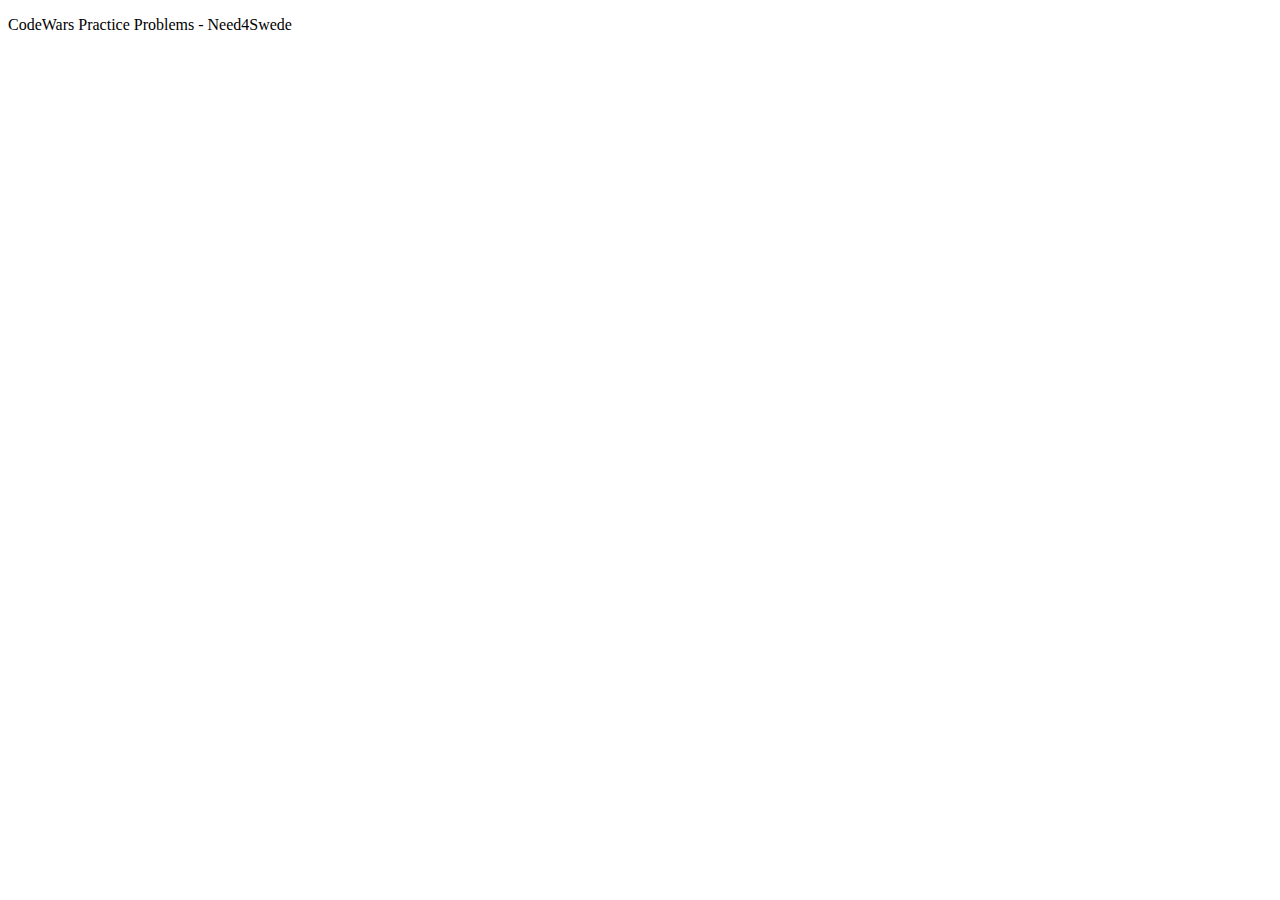
<file: index.html>
<!DOCTYPE html>
<html lang="en">
<head>
    <meta charset="UTF-8">
    <meta http-equiv="X-UA-Compatible" content="IE=edge">
    <meta name="viewport" content="width=device-width, initial-scale=1.0">
    <title>CodeWars Practice</title>
</head>
<body>
    <p>CodeWars Practice Problems - Need4Swede</p>
    <script src="codewars.js"></script>
    <script src="MergeAndSortTwoArrays.js"></script>
    <script src="Multiples-of-3-or-5.js"></script>
</body>
</html>
</file>
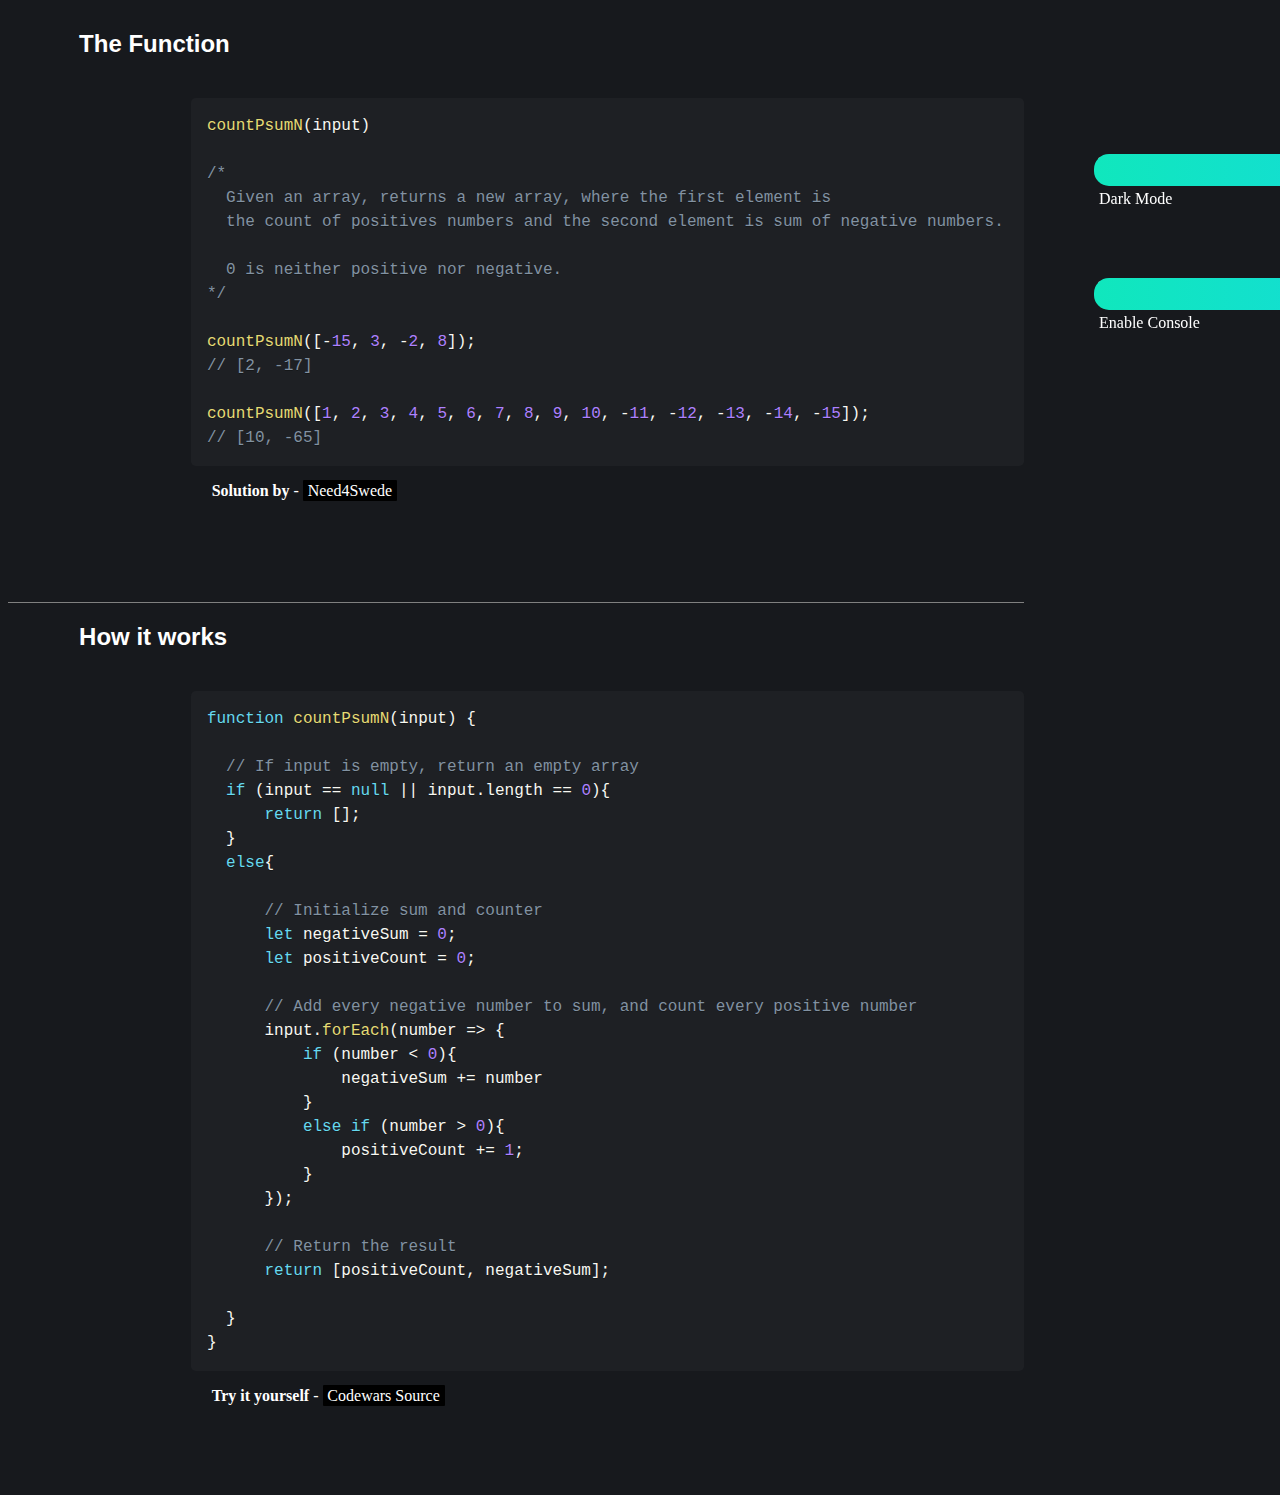
<file: count-p-sum-n/index.html>
<!DOCTYPE html>
<html lang="en">
<head>
    <meta charset="UTF-8">
    <meta http-equiv="X-UA-Compatible" content="IE=edge">
    <meta name="viewport" content="width=device-width, initial-scale=1.0">
    <link rel="stylesheet" href="../assets/style.css">
    <link rel="stylesheet" id="css" href="../assets/codeblocks.css">
    <title>Codewars - Need4Swede</title>
</head>
<header>
    <!-- COLOR BUTTON -->
    <div class="colorful-switch">
      <input type="checkbox" class="colorful-switch__checkbox" id="colorful-switch-cb"/>
      <label class="colorful-switch__label" for="colorful-switch-cb">
        <span class="colorful-switch__bg"></span>
        <span class="colorful-switch__dot"></span>
        <span class="colorful-switch__on">
          <span class="colorful-switch__on__inner"></span>
        </span>
        <span class="colorful-switch__off"></span>
      </label>
      <p id="color-mode-text">Dark Mode</p>
    </div>
    <!-- CONSOLE BUTTON -->
    <div class="colorful-switch-2">
      <input type="checkbox" class="colorful-switch__checkbox-2" id="colorful-switch-cb-2"/>
      <label class="colorful-switch__label-2" for="colorful-switch-cb-2">
        <span class="colorful-switch__bg-2"></span>
        <span class="colorful-switch__dot-2"></span>
        <span class="colorful-switch__on-2">
          <span class="colorful-switch__on__inner-2"></span>
        </span>
        <span class="colorful-switch__off-2"></span>
      </label>
      <p id="console-mode-text">Enable Console</p>
    </div>
</header>
<body>
    <h2>The Function</h2>
    <section>
<!-- CODE EXAMPLE START -->
<pre><code class="language-javascript">countPsumN(input)

/*
  Given an array, returns a new array, where the first element is 
  the count of positives numbers and the second element is sum of negative numbers. 

  0 is neither positive nor negative.
*/

countPsumN([-15, 3, -2, 8]); 
// [2, -17]

countPsumN([1, 2, 3, 4, 5, 6, 7, 8, 9, 10, -11, -12, -13, -14, -15]); 
// [10, -65]
</code></pre>
      <p><strong>Solution by</strong> - <a href="https://need4swede.github.io/Codewars-JavaScript/" target="_blank"><span class="background-black">Need4Swede</span></a></p>
      <iframe id="jsConsole" src="" width="960" height="0" frameborder="0"></iframe>
      <iframe id="jsConsole-light" src="" width="960" height="0" frameborder="0"></iframe>
    </section>
<!-- CODE EXAMPLE END -->
    <div class="underline"></div>
    <h2>How it works</h2>
    <section class="functions">
<!-- CODE START -->
<pre><code class="language-javascript">function countPsumN(input) {

  // If input is empty, return an empty array
  if (input == null || input.length == 0){
      return [];
  }
  else{

      // Initialize sum and counter
      let negativeSum = 0;
      let positiveCount = 0;

      // Add every negative number to sum, and count every positive number
      input.forEach(number => {
          if (number < 0){
              negativeSum += number
          }
          else if (number > 0){
              positiveCount += 1;
          }
      });

      // Return the result
      return [positiveCount, negativeSum];

  }
}
</code></pre>
<!-- CODE END -->
    <!-- CODEWARS LINK -->
    <p><strong>Try it yourself</strong> - <a href="https://www.codewars.com/kata/576bb71bbbcf0951d5000044/train/javascript" target="_blank"><span class="background-black">Codewars Source</span></a></p>
    </section>
    </div>
    <!-- CODE BLOCKS JS -->
    <script src="../assets/codeblocks.js"></script>
    <script src="../assets/console.js"></script>
</body>
</html>
</file>
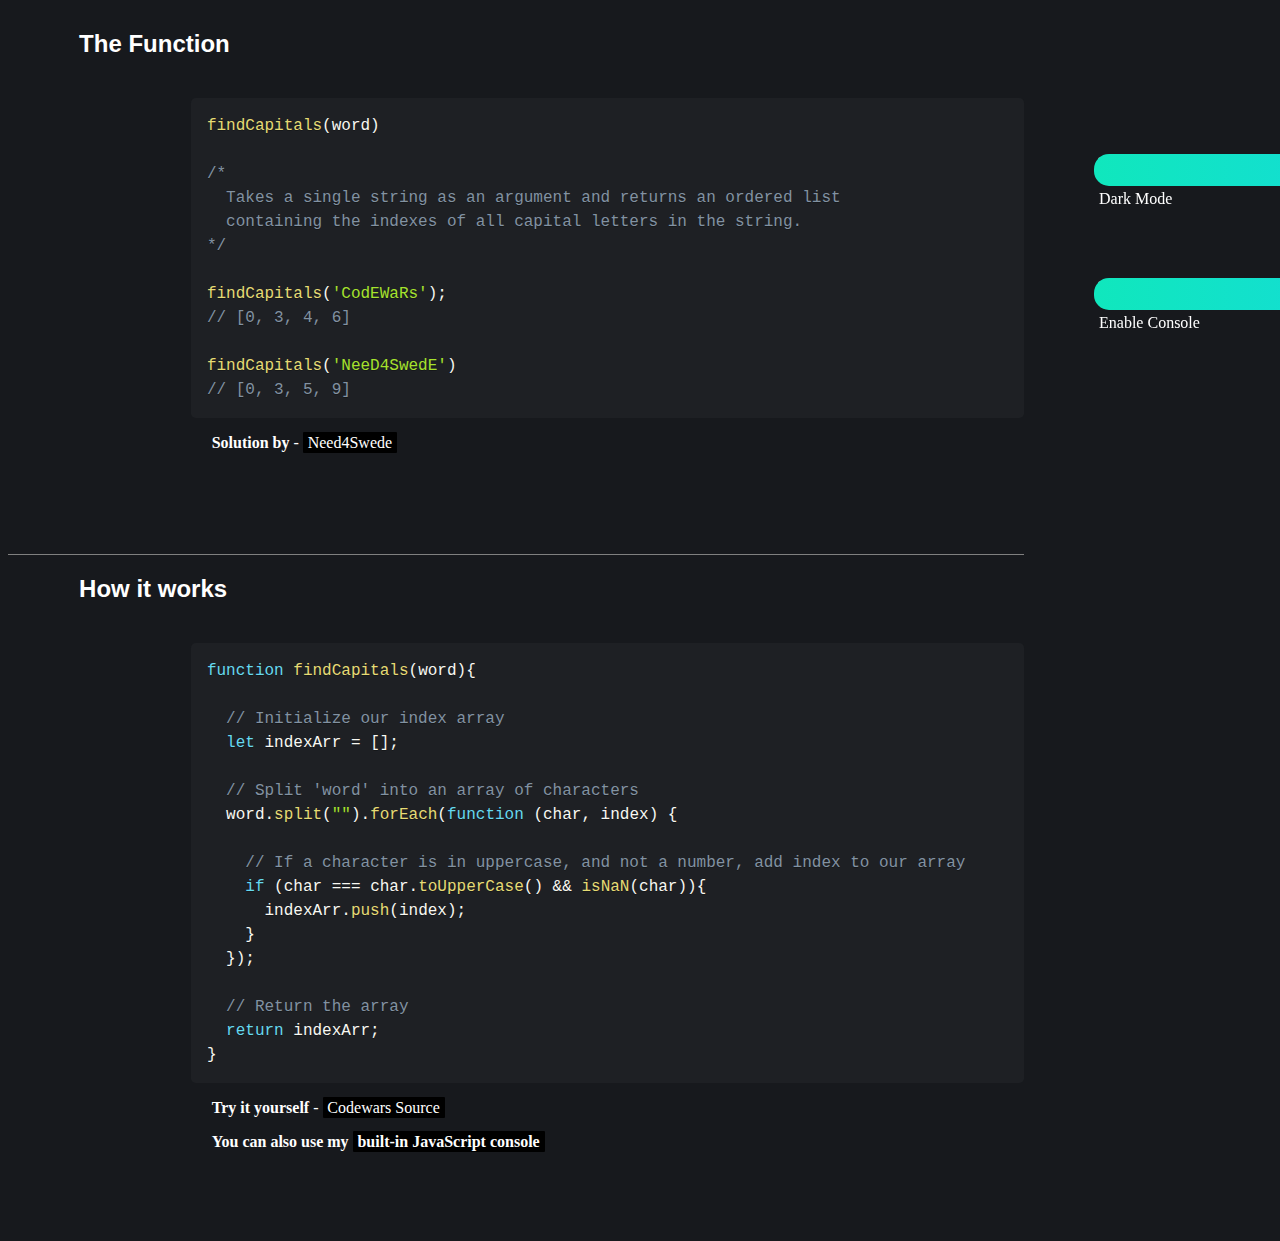
<file: find-capitals/index.html>
<!DOCTYPE html>
<html lang="en">
<head>
    <meta charset="UTF-8">
    <meta http-equiv="X-UA-Compatible" content="IE=edge">
    <meta name="viewport" content="width=device-width, initial-scale=1.0">
    <link rel="stylesheet" href="../assets/style.css">
    <link rel="stylesheet" id="css" href="../assets/codeblocks.css">
    <title>Codewars - Need4Swede</title>
</head>
<header>
    <!-- COLOR BUTTON -->
    <div class="colorful-switch">
      <input type="checkbox" class="colorful-switch__checkbox" id="colorful-switch-cb"/>
      <label class="colorful-switch__label" for="colorful-switch-cb">
        <span class="colorful-switch__bg"></span>
        <span class="colorful-switch__dot"></span>
        <span class="colorful-switch__on">
          <span class="colorful-switch__on__inner"></span>
        </span>
        <span class="colorful-switch__off"></span>
      </label>
      <p id="color-mode-text">Dark Mode</p>
    </div>
    <!-- CONSOLE BUTTON -->
    <div class="colorful-switch-2">
      <input type="checkbox" class="colorful-switch__checkbox-2" id="colorful-switch-cb-2"/>
      <label class="colorful-switch__label-2" for="colorful-switch-cb-2">
        <span class="colorful-switch__bg-2"></span>
        <span class="colorful-switch__dot-2"></span>
        <span class="colorful-switch__on-2">
          <span class="colorful-switch__on__inner-2"></span>
        </span>
        <span class="colorful-switch__off-2"></span>
      </label>
      <p id="console-mode-text">Enable Console</p>
    </div>
</header>
<body>
    <h2>The Function</h2>
    <section>
<!-- CODE EXAMPLE START -->
<div id="start"></div>
<pre><code class="language-javascript">findCapitals(word)

/*
  Takes a single string as an argument and returns an ordered list 
  containing the indexes of all capital letters in the string.
*/

findCapitals('CodEWaRs');
// [0, 3, 4, 6]

findCapitals('NeeD4SwedE')
// [0, 3, 5, 9]
</code></pre>
      <p><strong>Solution by</strong> - <a href="https://need4swede.github.io/Codewars-JavaScript/" target="_blank"><span class="background-black">Need4Swede</span></a></p>
      <iframe id="jsConsole" src="" width="960" height="0" frameborder="0"></iframe>
      <iframe id="jsConsole-light" src="" width="960" height="0" frameborder="0"></iframe>
    </section>
<!-- CODE EXAMPLE END -->
    <div class="underline"></div>
    <h2>How it works</h2>
    <section class="functions">
<!-- CODE START -->
<pre><code class="language-javascript">function findCapitals(word){

  // Initialize our index array
  let indexArr = [];

  // Split 'word' into an array of characters
  word.split("").forEach(function (char, index) {

    // If a character is in uppercase, and not a number, add index to our array
    if (char === char.toUpperCase() && isNaN(char)){
      indexArr.push(index);
    }
  });

  // Return the array
  return indexArr;
}
</code></pre>
<!-- CODE END -->
    <!-- CODEWARS LINK -->
    <p><strong>Try it yourself</strong> - <a href="https://www.codewars.com/kata/539ee3b6757843632d00026b/train/javascript" target="_blank"><span class="background-black">Codewars Source</span></a></p>
    <p><a href="#start"><strong class="gotoconsole">You can also use my <span class="background-black">built-in JavaScript console</span></strong></a></p>  
    </section>
    </div>
    <!-- CODE BLOCKS JS -->
    <script src="../assets/codeblocks.js"></script>
    <script src="../assets/console.js"></script>
</body>
</html>
</file>
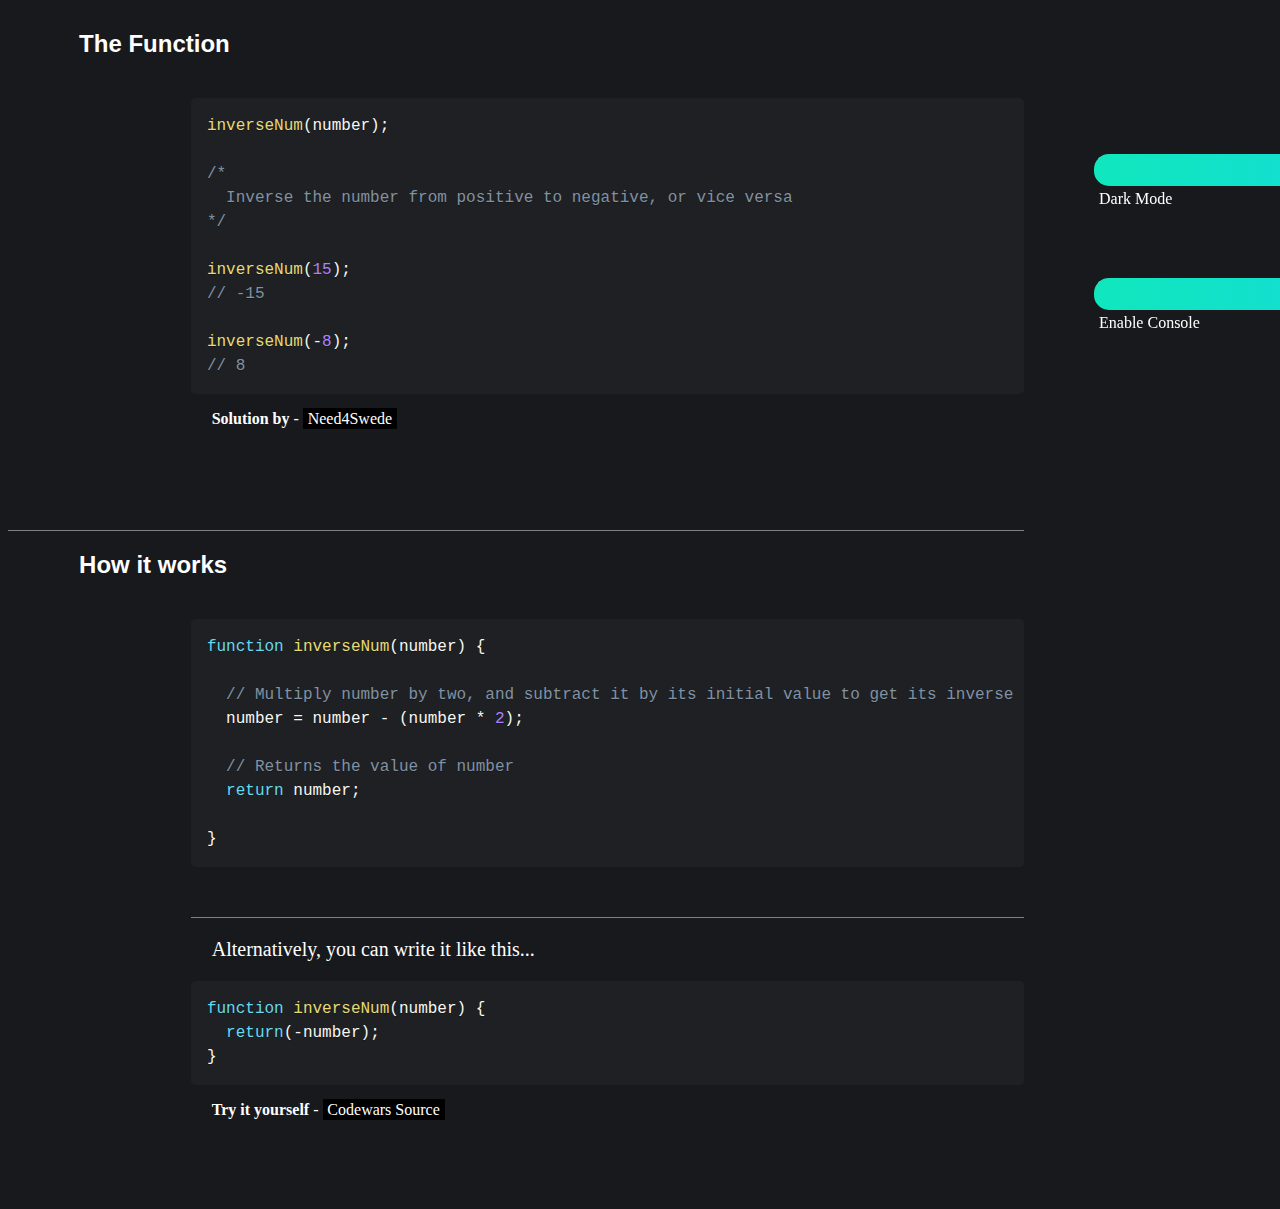
<file: inverse-number/index.html>
<!DOCTYPE html>
<html lang="en">
<head>
    <meta charset="UTF-8">
    <meta http-equiv="X-UA-Compatible" content="IE=edge">
    <meta name="viewport" content="width=device-width, initial-scale=1.0">
    <link rel="stylesheet" href="../assets/style.css">
    <link rel="stylesheet" id="css" href="../assets/codeblocks.css">
    <title>Codewars - Need4Swede</title>
</head>
<header>
    <!-- COLOR BUTTON -->
    <div class="colorful-switch">
      <input type="checkbox" class="colorful-switch__checkbox" id="colorful-switch-cb"/>
      <label class="colorful-switch__label" for="colorful-switch-cb">
        <span class="colorful-switch__bg"></span>
        <span class="colorful-switch__dot"></span>
        <span class="colorful-switch__on">
          <span class="colorful-switch__on__inner"></span>
        </span>
        <span class="colorful-switch__off"></span>
      </label>
      <p id="color-mode-text">Dark Mode</p>
    </div>
    <!-- CONSOLE BUTTON -->
    <div class="colorful-switch-2">
      <input type="checkbox" class="colorful-switch__checkbox-2" id="colorful-switch-cb-2"/>
      <label class="colorful-switch__label-2" for="colorful-switch-cb-2">
        <span class="colorful-switch__bg-2"></span>
        <span class="colorful-switch__dot-2"></span>
        <span class="colorful-switch__on-2">
          <span class="colorful-switch__on__inner-2"></span>
        </span>
        <span class="colorful-switch__off-2"></span>
      </label>
      <p id="console-mode-text">Enable Console</p>
    </div>
</header>
<body>
    <h2>The Function</h2>
    <section>
<!-- CODE EXAMPLE START -->
<pre><code class="language-javascript">inverseNum(number);

/*
  Inverse the number from positive to negative, or vice versa
*/

inverseNum(15);
// -15

inverseNum(-8);
// 8
</code></pre>
      <p><strong>Solution by</strong> - <a href="https://need4swede.github.io/Codewars-JavaScript/" target="_blank"><span class="background-black">Need4Swede</span></a></p>
      <iframe id="jsConsole" src="" width="960" height="0" frameborder="0"></iframe>
      <iframe id="jsConsole-light" src="" width="960" height="0" frameborder="0"></iframe>
    </section>
<!-- CODE EXAMPLE END -->
    <div class="underline"></div>
    <h2>How it works</h2>
    <section class="functions">
<!-- CODE START -->
<pre><code class="language-javascript">function inverseNum(number) {
  
  // Multiply number by two, and subtract it by its initial value to get its inverse
  number = number - (number * 2);

  // Returns the value of number
  return number;

}
</code></pre>
<!-- CODE END -->
<!-- CODE ALT -->
<div class="underline"></div>
<p class="annotation">Alternatively, you can write it like this...</p>
<!-- CODE ALT START-->
<pre><code class="language-javascript">function inverseNum(number) {
  return(-number);
}
</code></pre>
<!-- CODE ALT END -->
    <!-- CODEWARS LINK -->
    <p><strong>Try it yourself</strong> - <a href="https://www.codewars.com/kata/56dec885c54a926dcd001095/train/javascript" target="_blank"><span class="background-black">Codewars Source</span></a></p>
    </section>
    </div>
    <!-- CODE BLOCKS JS -->
    <script src="../assets/codeblocks.js"></script>
    <script src="../assets/console.js"></script>
</body>
</html>
</file>
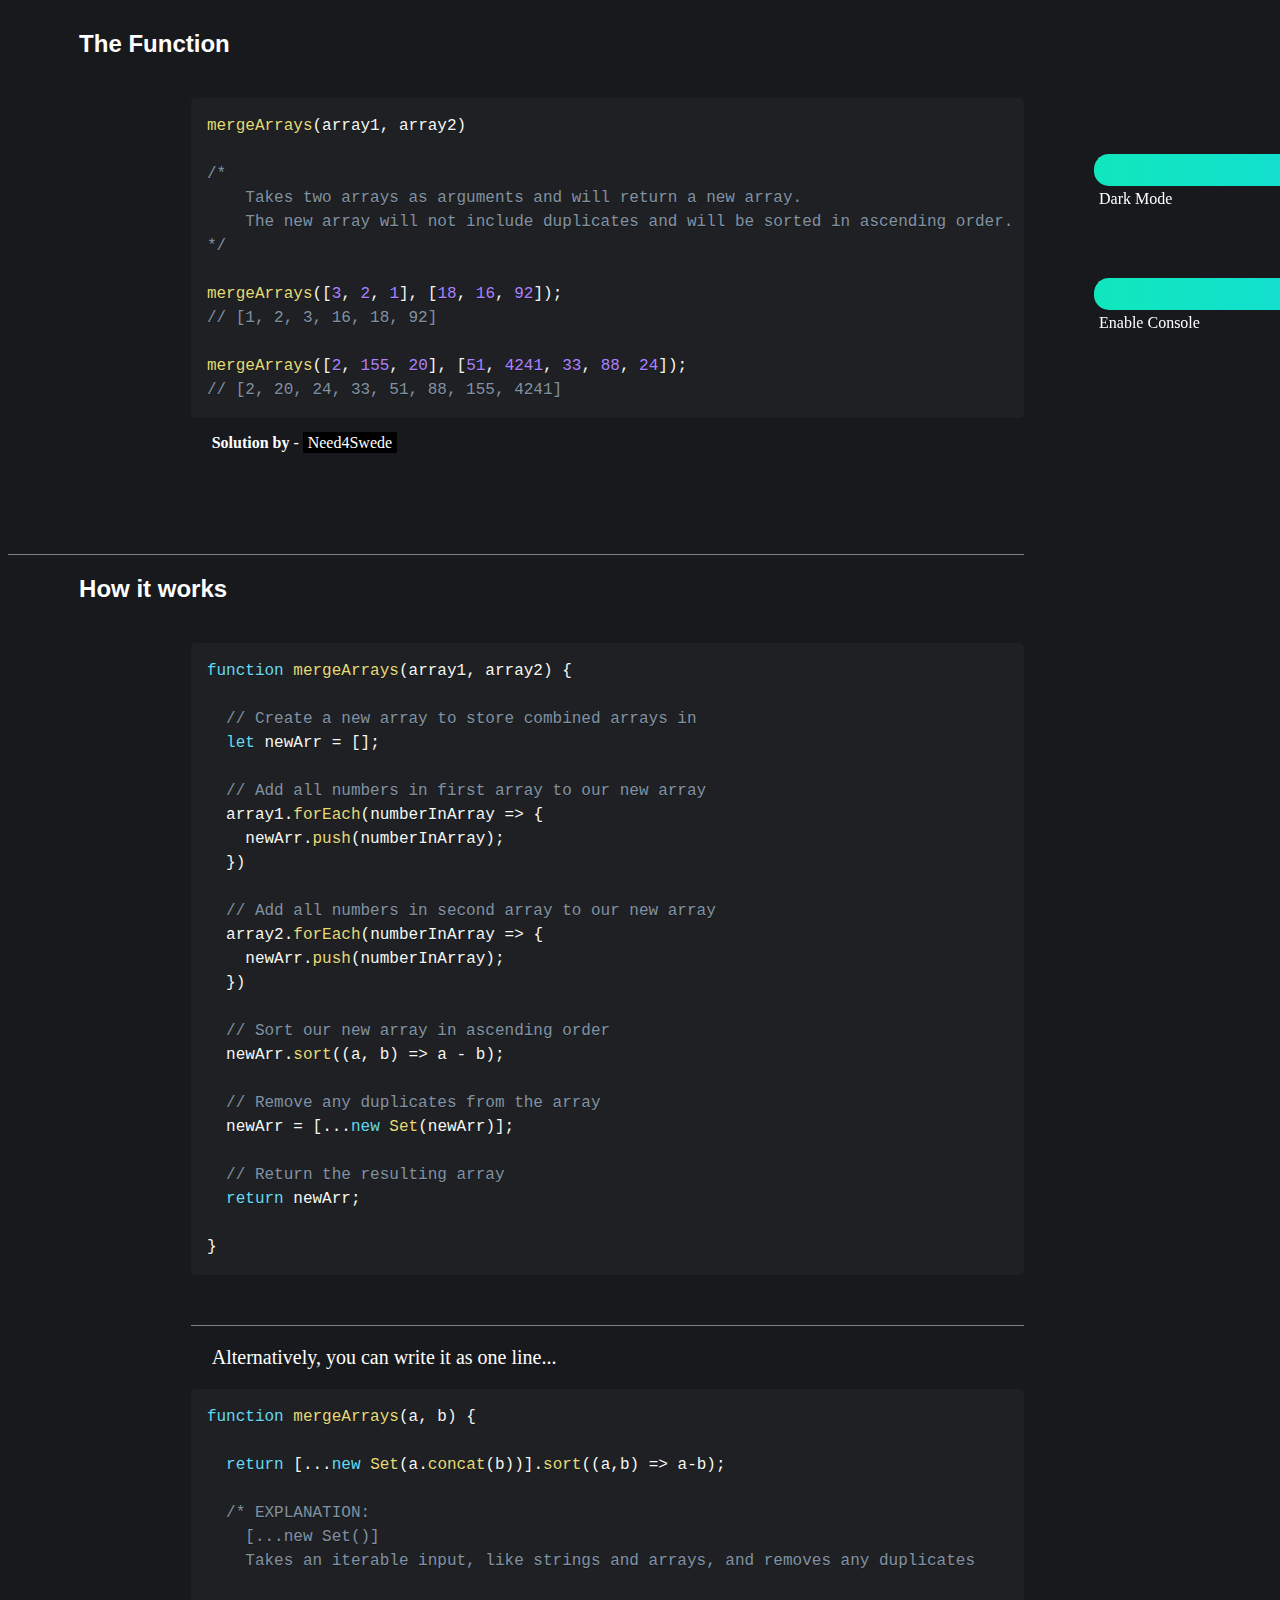
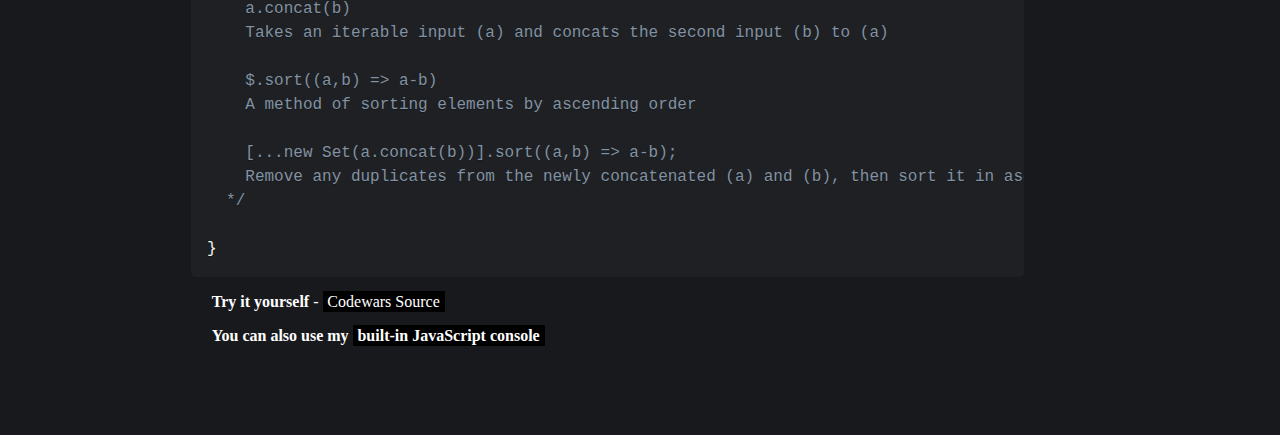
<file: merge-and-sort-arrays/index.html>
<!DOCTYPE html>
<html lang="en">
<head>
    <meta charset="UTF-8">
    <meta http-equiv="X-UA-Compatible" content="IE=edge">
    <meta name="viewport" content="width=device-width, initial-scale=1.0">
    <link rel="stylesheet" href="../assets/style.css">
    <link rel="stylesheet" id="css" href="../assets/codeblocks.css">
    <title>Codewars - Need4Swede</title>
</head>
<header>
    <!-- COLOR BUTTON -->
    <div class="colorful-switch">
      <input type="checkbox" class="colorful-switch__checkbox" id="colorful-switch-cb"/>
      <label class="colorful-switch__label" for="colorful-switch-cb">
        <span class="colorful-switch__bg"></span>
        <span class="colorful-switch__dot"></span>
        <span class="colorful-switch__on">
          <span class="colorful-switch__on__inner"></span>
        </span>
        <span class="colorful-switch__off"></span>
      </label>
      <p id="color-mode-text">Dark Mode</p>
    </div>
    <!-- CONSOLE BUTTON -->
    <div class="colorful-switch-2">
      <input type="checkbox" class="colorful-switch__checkbox-2" id="colorful-switch-cb-2"/>
      <label class="colorful-switch__label-2" for="colorful-switch-cb-2">
        <span class="colorful-switch__bg-2"></span>
        <span class="colorful-switch__dot-2"></span>
        <span class="colorful-switch__on-2">
          <span class="colorful-switch__on__inner-2"></span>
        </span>
        <span class="colorful-switch__off-2"></span>
      </label>
      <p id="console-mode-text">Enable Console</p>
    </div>
</header>
<body>
    <h2>The Function</h2>
    <section>
<!-- CODE EXAMPLE START -->
<div id="start"></div>
<pre><code class="language-javascript">mergeArrays(array1, array2)

/*
    Takes two arrays as arguments and will return a new array.
    The new array will not include duplicates and will be sorted in ascending order.
*/

mergeArrays([3, 2, 1], [18, 16, 92]); 
// [1, 2, 3, 16, 18, 92]

mergeArrays([2, 155, 20], [51, 4241, 33, 88, 24]); 
// [2, 20, 24, 33, 51, 88, 155, 4241]
</code></pre>
      <p><strong>Solution by</strong> - <a href="https://need4swede.github.io/Codewars-JavaScript/" target="_blank"><span class="background-black">Need4Swede</span></a></p>
      <iframe id="jsConsole" src="" width="960" height="0" frameborder="0"></iframe>
      <iframe id="jsConsole-light" src="" width="960" height="0" frameborder="0"></iframe>
    </section>
<!-- CODE EXAMPLE END -->
    <div class="underline"></div>
    <h2>How it works</h2>
    <section class="functions">
<!-- CODE START -->
<pre><code class="language-javascript">function mergeArrays(array1, array2) {

  // Create a new array to store combined arrays in
  let newArr = [];

  // Add all numbers in first array to our new array
  array1.forEach(numberInArray => {
    newArr.push(numberInArray);
  })

  // Add all numbers in second array to our new array
  array2.forEach(numberInArray => {
    newArr.push(numberInArray);
  })

  // Sort our new array in ascending order
  newArr.sort((a, b) => a - b);

  // Remove any duplicates from the array
  newArr = [...new Set(newArr)];

  // Return the resulting array
  return newArr;

}
</code></pre>
<!-- CODE END -->
<!-- CODE ALT -->
<div class="underline"></div>
<p class="annotation">Alternatively, you can write it as one line...</p>
<!-- CODE ALT START-->
<pre><code class="language-javascript">function mergeArrays(a, b) {

  return [...new Set(a.concat(b))].sort((a,b) => a-b);

  /* EXPLANATION:
    [...new Set()]
    Takes an iterable input, like strings and arrays, and removes any duplicates
    
    a.concat(b)
    Takes an iterable input (a) and concats the second input (b) to (a)
    
    $.sort((a,b) => a-b)
    A method of sorting elements by ascending order
    
    [...new Set(a.concat(b))].sort((a,b) => a-b);
    Remove any duplicates from the newly concatenated (a) and (b), then sort it in ascending order 
  */

}
</code></pre>
<!-- CODE ALT END -->
    <!-- CODEWARS LINK -->
    <p><strong>Try it yourself</strong> - <a href="https://www.codewars.com/kata/5899642f6e1b25935d000161/train/javascript" target="_blank"><span class="background-black">Codewars Source</span></a></p>
    <p><a href="#start"><strong class="gotoconsole">You can also use my <span class="background-black">built-in JavaScript console</span></strong></a></p>
    </section>
    </div>
    <!-- CODE BLOCKS JS -->
    <script src="../assets/codeblocks.js"></script>
    <script src="../assets/console.js"></script>
</body>
</html>
</file>
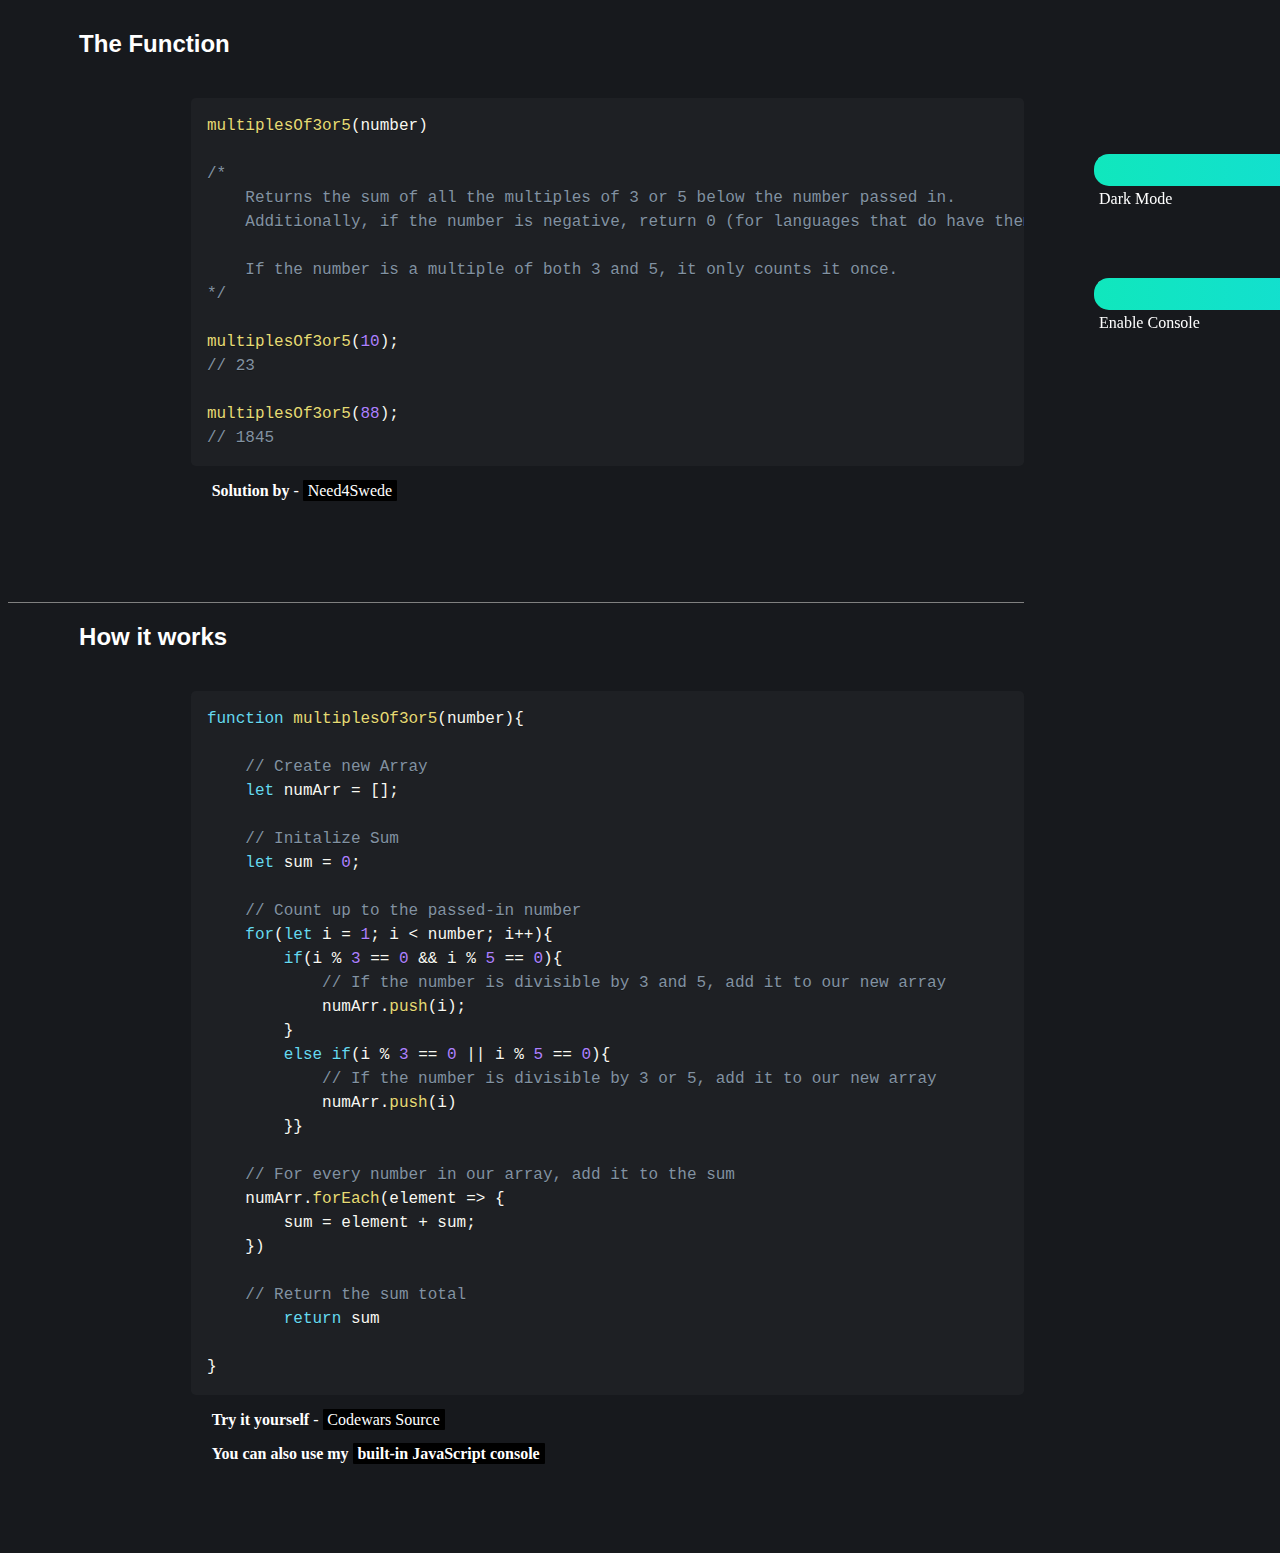
<file: multiples-of-3-or-5/index.html>
<!DOCTYPE html>
<html lang="en">
<head>
    <meta charset="UTF-8">
    <meta http-equiv="X-UA-Compatible" content="IE=edge">
    <meta name="viewport" content="width=device-width, initial-scale=1.0">
    <link rel="stylesheet" href="../assets/style.css">
    <link rel="stylesheet" id="css" href="../assets/codeblocks.css">
    <title>Codewars - Need4Swede</title>
</head>
<header>
    <!-- COLOR BUTTON -->
    <div class="colorful-switch">
        <input type="checkbox" class="colorful-switch__checkbox" id="colorful-switch-cb"/>
        <label class="colorful-switch__label" for="colorful-switch-cb">
          <span class="colorful-switch__bg"></span>
          <span class="colorful-switch__dot"></span>
          <span class="colorful-switch__on">
            <span class="colorful-switch__on__inner"></span>
          </span>
          <span class="colorful-switch__off"></span>
        </label>
        <p id="color-mode-text">Dark Mode</p>
      </div>
      <!-- CONSOLE BUTTON -->
      <div class="colorful-switch-2">
        <input type="checkbox" class="colorful-switch__checkbox-2" id="colorful-switch-cb-2"/>
        <label class="colorful-switch__label-2" for="colorful-switch-cb-2">
          <span class="colorful-switch__bg-2"></span>
          <span class="colorful-switch__dot-2"></span>
          <span class="colorful-switch__on-2">
            <span class="colorful-switch__on__inner-2"></span>
          </span>
          <span class="colorful-switch__off-2"></span>
        </label>
        <p id="console-mode-text">Enable Console</p>
      </div>
</header>
<body>
    <h2>The Function</h2>
    <section>
<!-- CODE EXAMPLE START -->
<div id="start"></div>
<pre><code class="language-javascript">multiplesOf3or5(number)

/*
    Returns the sum of all the multiples of 3 or 5 below the number passed in. 
    Additionally, if the number is negative, return 0 (for languages that do have them).

    If the number is a multiple of both 3 and 5, it only counts it once.
*/

multiplesOf3or5(10); 
// 23

multiplesOf3or5(88);
// 1845
</code></pre>
        <p><strong>Solution by</strong> - <a href="https://need4swede.github.io/Codewars-JavaScript/" target="_blank"><span class="background-black">Need4Swede</span></a></p>
        <iframe id="jsConsole" src="" width="960" height="0" frameborder="0"></iframe>
        <iframe id="jsConsole-light" src="" width="960" height="0" frameborder="0"></iframe>
    </section>
<!-- CODE EXAMPLE END -->
    <div class="underline"></div>
    <h2>How it works</h2>
    <section class="functions">
<!-- CODE START -->
<pre><code class="language-javascript">function multiplesOf3or5(number){

    // Create new Array
    let numArr = [];

    // Initalize Sum
    let sum = 0;

    // Count up to the passed-in number  
    for(let i = 1; i < number; i++){
        if(i % 3 == 0 && i % 5 == 0){
            // If the number is divisible by 3 and 5, add it to our new array
            numArr.push(i);
        }
        else if(i % 3 == 0 || i % 5 == 0){
            // If the number is divisible by 3 or 5, add it to our new array
            numArr.push(i)
        }}

    // For every number in our array, add it to the sum
    numArr.forEach(element => {
        sum = element + sum;
    })

    // Return the sum total
        return sum

}
</code></pre>
<!-- CODE END -->
    <!-- CODEWARS LINK -->
    <p><strong>Try it yourself</strong> - <a href="https://www.codewars.com/kata/514b92a657cdc65150000006/train/javascript" target="_blank"><span class="background-black">Codewars Source</span></a></p>
    <p><a href="#start"><strong class="gotoconsole">You can also use my <span class="background-black">built-in JavaScript console</span></strong></a></p>    
    </section>
    </div>
    <!-- CODE BLOCKS JS FILE -->
    <script src="../assets/codeblocks.js"></script>
    <script src="../assets/console.js"></script>
</body>
</html>
</file>
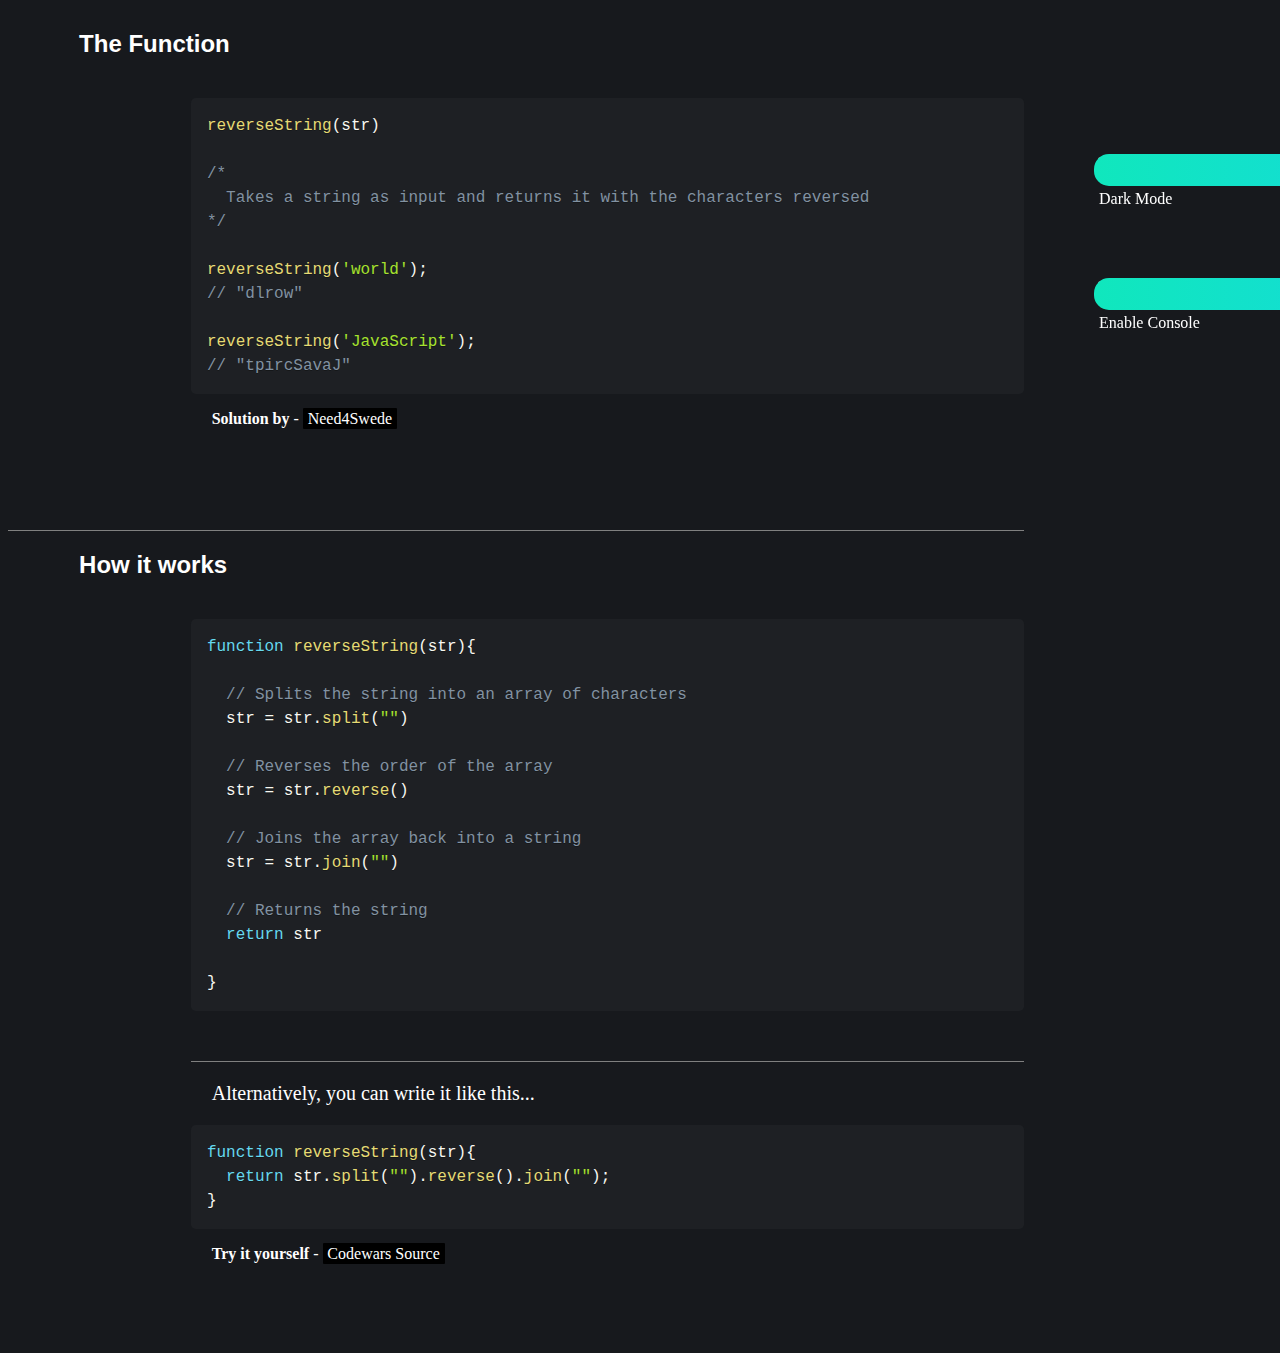
<file: reverse-string/index.html>
<!DOCTYPE html>
<html lang="en">
<head>
    <meta charset="UTF-8">
    <meta http-equiv="X-UA-Compatible" content="IE=edge">
    <meta name="viewport" content="width=device-width, initial-scale=1.0">
    <link rel="stylesheet" href="../assets/style.css">
    <link rel="stylesheet" id="css" href="../assets/codeblocks.css">
    <title>Codewars - Need4Swede</title>
</head>
<header>
    <!-- COLOR BUTTON -->
    <div class="colorful-switch">
      <input type="checkbox" class="colorful-switch__checkbox" id="colorful-switch-cb"/>
      <label class="colorful-switch__label" for="colorful-switch-cb">
        <span class="colorful-switch__bg"></span>
        <span class="colorful-switch__dot"></span>
        <span class="colorful-switch__on">
          <span class="colorful-switch__on__inner"></span>
        </span>
        <span class="colorful-switch__off"></span>
      </label>
      <p id="color-mode-text">Dark Mode</p>
    </div>
    <!-- CONSOLE BUTTON -->
    <div class="colorful-switch-2">
      <input type="checkbox" class="colorful-switch__checkbox-2" id="colorful-switch-cb-2"/>
      <label class="colorful-switch__label-2" for="colorful-switch-cb-2">
        <span class="colorful-switch__bg-2"></span>
        <span class="colorful-switch__dot-2"></span>
        <span class="colorful-switch__on-2">
          <span class="colorful-switch__on__inner-2"></span>
        </span>
        <span class="colorful-switch__off-2"></span>
      </label>
      <p id="console-mode-text">Enable Console</p>
    </div>
</header>
<body>
    <h2>The Function</h2>
    <section>
<!-- CODE EXAMPLE START -->
<pre><code class="language-javascript">reverseString(str)

/*
  Takes a string as input and returns it with the characters reversed
*/

reverseString('world');
// "dlrow"

reverseString('JavaScript');
// "tpircSavaJ"
</code></pre>
      <p><strong>Solution by</strong> - <a href="https://need4swede.github.io/Codewars-JavaScript/" target="_blank"><span class="background-black">Need4Swede</span></a></p>
      <iframe id="jsConsole" src="" width="960" height="0" frameborder="0"></iframe>
      <iframe id="jsConsole-light" src="" width="960" height="0" frameborder="0"></iframe>
    </section>
<!-- CODE EXAMPLE END -->
    <div class="underline"></div>
    <h2>How it works</h2>
    <section class="functions">
<!-- CODE START -->
<pre><code class="language-javascript">function reverseString(str){
  
  // Splits the string into an array of characters
  str = str.split("")

  // Reverses the order of the array
  str = str.reverse()

  // Joins the array back into a string
  str = str.join("")

  // Returns the string
  return str

}
</code></pre>
<!-- CODE END -->
<!-- CODE ALT -->
<div class="underline"></div>
<p class="annotation">Alternatively, you can write it like this...</p>
<!-- CODE ALT START-->
<pre><code class="language-javascript">function reverseString(str){
  return str.split("").reverse().join("");
}
</code></pre>
<!-- CODE ALT END -->
    <!-- CODEWARS LINK -->
    <p><strong>Try it yourself</strong> - <a href="https://www.codewars.com/kata/5168bb5dfe9a00b126000018/train/javascript" target="_blank"><span class="background-black">Codewars Source</span></a></p>
    </section>
    </div>
    <!-- CODE BLOCKS JS -->
    <script src="../assets/codeblocks.js"></script>
    <script src="../assets/console.js"></script>
</body>
</html>
</file>
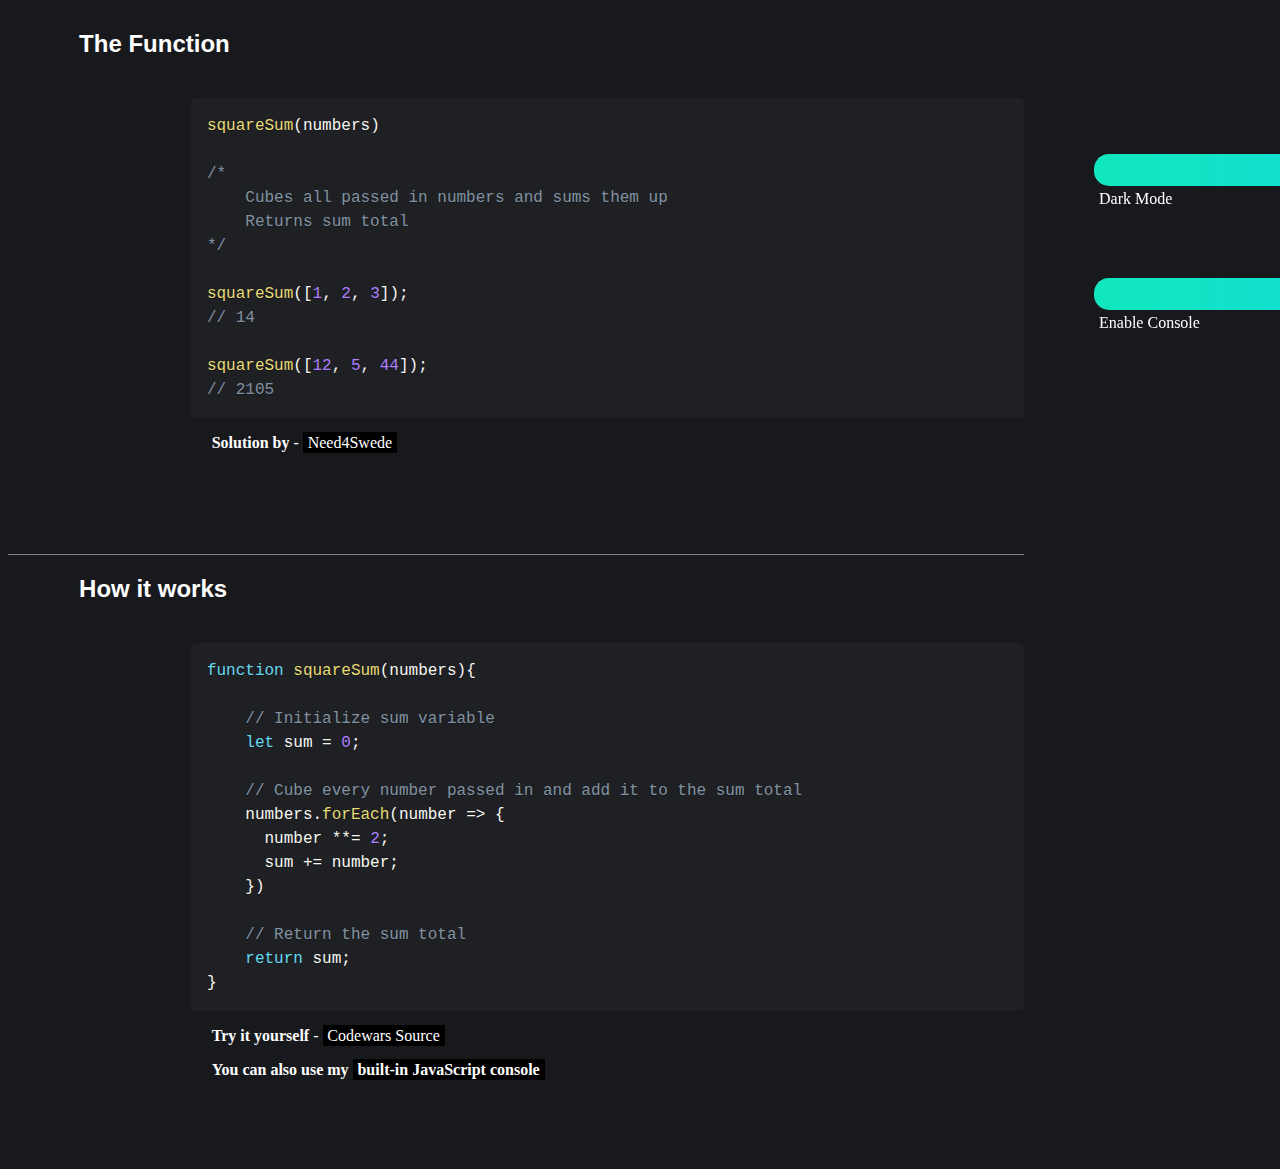
<file: square-sum/index.html>
<!DOCTYPE html>
<html lang="en">
<head>
    <meta charset="UTF-8">
    <meta http-equiv="X-UA-Compatible" content="IE=edge">
    <meta name="viewport" content="width=device-width, initial-scale=1.0">
    <link rel="stylesheet" href="../assets/style.css">
    <link rel="stylesheet" id="css" href="../assets/codeblocks.css">
    <title>Codewars - Need4Swede</title>
</head>
<header>
    <!-- COLOR BUTTON -->
    <div class="colorful-switch">
      <input type="checkbox" class="colorful-switch__checkbox" id="colorful-switch-cb"/>
      <label class="colorful-switch__label" for="colorful-switch-cb">
        <span class="colorful-switch__bg"></span>
        <span class="colorful-switch__dot"></span>
        <span class="colorful-switch__on">
          <span class="colorful-switch__on__inner"></span>
        </span>
        <span class="colorful-switch__off"></span>
      </label>
      <p id="color-mode-text">Dark Mode</p>
    </div>
    <!-- CONSOLE BUTTON -->
    <div class="colorful-switch-2">
      <input type="checkbox" class="colorful-switch__checkbox-2" id="colorful-switch-cb-2"/>
      <label class="colorful-switch__label-2" for="colorful-switch-cb-2">
        <span class="colorful-switch__bg-2"></span>
        <span class="colorful-switch__dot-2"></span>
        <span class="colorful-switch__on-2">
          <span class="colorful-switch__on__inner-2"></span>
        </span>
        <span class="colorful-switch__off-2"></span>
      </label>
      <p id="console-mode-text">Enable Console</p>
    </div>
</header>
<body>
    <h2>The Function</h2>
    <section>
<!-- CODE EXAMPLE START -->
<div id="start"></div>
<pre><code class="language-javascript">squareSum(numbers)

/*
    Cubes all passed in numbers and sums them up
    Returns sum total
*/

squareSum([1, 2, 3]); 
// 14

squareSum([12, 5, 44]);
// 2105
</code></pre>
        <p><strong>Solution by</strong> - <a href="https://need4swede.github.io/Codewars-JavaScript/" target="_blank"><span class="background-black">Need4Swede</span></a></p>
        <iframe id="jsConsole" src="" width="960" height="0" frameborder="0"></iframe>
        <iframe id="jsConsole-light" src="" width="960" height="0" frameborder="0"></iframe>
    </section>
<!-- CODE EXAMPLE END -->
    <div class="underline"></div>
    <h2>How it works</h2>
    <section class="functions">
<!-- CODE START -->
<pre><code class="language-javascript">function squareSum(numbers){

    // Initialize sum variable
    let sum = 0;
    
    // Cube every number passed in and add it to the sum total
    numbers.forEach(number => {
      number **= 2;
      sum += number;
    })
    
    // Return the sum total
    return sum;
}
</code></pre>
<!-- CODE END -->
    <!-- CODEWARS LINK -->
    <p><strong>Try it yourself</strong> - <a href="https://www.codewars.com/kata/515e271a311df0350d00000f/train/javascript" target="_blank"><span class="background-black">Codewars Source</span></a></p>
    <p><a href="#start"><strong class="gotoconsole">You can also use my <span class="background-black">built-in JavaScript console</span></strong></a></p>
    </section>
    </div>
    <!-- CODE BLOCKS JS FILE -->
    <script src="../assets/codeblocks.js"></script>
    <script src="../assets/console.js"></script>
</file>
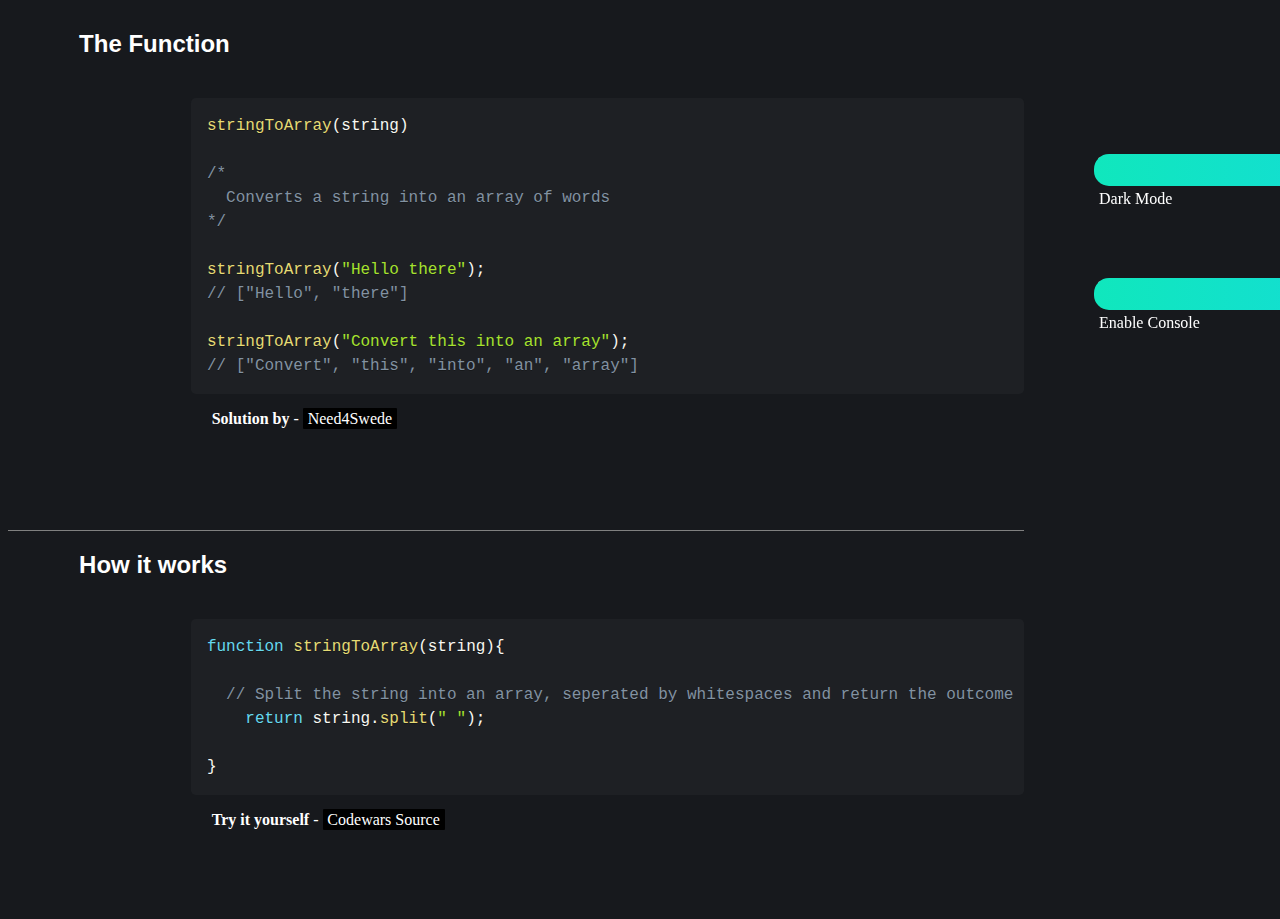
<file: string-to-array/index.html>
<!DOCTYPE html>
<html lang="en">
<head>
    <meta charset="UTF-8">
    <meta http-equiv="X-UA-Compatible" content="IE=edge">
    <meta name="viewport" content="width=device-width, initial-scale=1.0">
    <link rel="stylesheet" href="../assets/style.css">
    <link rel="stylesheet" id="css" href="../assets/codeblocks.css">
    <title>Codewars - Need4Swede</title>
</head>
<header>
    <!-- COLOR BUTTON -->
    <div class="colorful-switch">
      <input type="checkbox" class="colorful-switch__checkbox" id="colorful-switch-cb"/>
      <label class="colorful-switch__label" for="colorful-switch-cb">
        <span class="colorful-switch__bg"></span>
        <span class="colorful-switch__dot"></span>
        <span class="colorful-switch__on">
          <span class="colorful-switch__on__inner"></span>
        </span>
        <span class="colorful-switch__off"></span>
      </label>
      <p id="color-mode-text">Dark Mode</p>
    </div>
    <!-- CONSOLE BUTTON -->
    <div class="colorful-switch-2">
      <input type="checkbox" class="colorful-switch__checkbox-2" id="colorful-switch-cb-2"/>
      <label class="colorful-switch__label-2" for="colorful-switch-cb-2">
        <span class="colorful-switch__bg-2"></span>
        <span class="colorful-switch__dot-2"></span>
        <span class="colorful-switch__on-2">
          <span class="colorful-switch__on__inner-2"></span>
        </span>
        <span class="colorful-switch__off-2"></span>
      </label>
      <p id="console-mode-text">Enable Console</p>
    </div>
</header>
<body>
    <h2>The Function</h2>
    <section>
<!-- CODE EXAMPLE START -->
<pre><code class="language-javascript">stringToArray(string)

/*
  Converts a string into an array of words
*/

stringToArray("Hello there");
// ["Hello", "there"]

stringToArray("Convert this into an array");
// ["Convert", "this", "into", "an", "array"]
</code></pre>
      <p><strong>Solution by</strong> - <a href="https://need4swede.github.io/Codewars-JavaScript/" target="_blank"><span class="background-black">Need4Swede</span></a></p>
      <iframe id="jsConsole" src="" width="960" height="0" frameborder="0"></iframe>
      <iframe id="jsConsole-light" src="" width="960" height="0" frameborder="0"></iframe>
    </section>
<!-- CODE EXAMPLE END -->
    <div class="underline"></div>
    <h2>How it works</h2>
    <section class="functions">
<!-- CODE START -->
<pre><code class="language-javascript">function stringToArray(string){

  // Split the string into an array, seperated by whitespaces and return the outcome
	return string.split(" ");

}
</code></pre>
<!-- CODE END -->
    <!-- CODEWARS LINK -->
    <p><strong>Try it yourself</strong> - <a href="https://www.codewars.com/kata/57e76bc428d6fbc2d500036d/train/javascript" target="_blank"><span class="background-black">Codewars Source</span></a></p>
    </section>
    </div>
    <!-- CODE BLOCKS JS -->
    <script src="../assets/codeblocks.js"></script>
    <script src="../assets/console.js"></script>
</body>
</html>
</file>
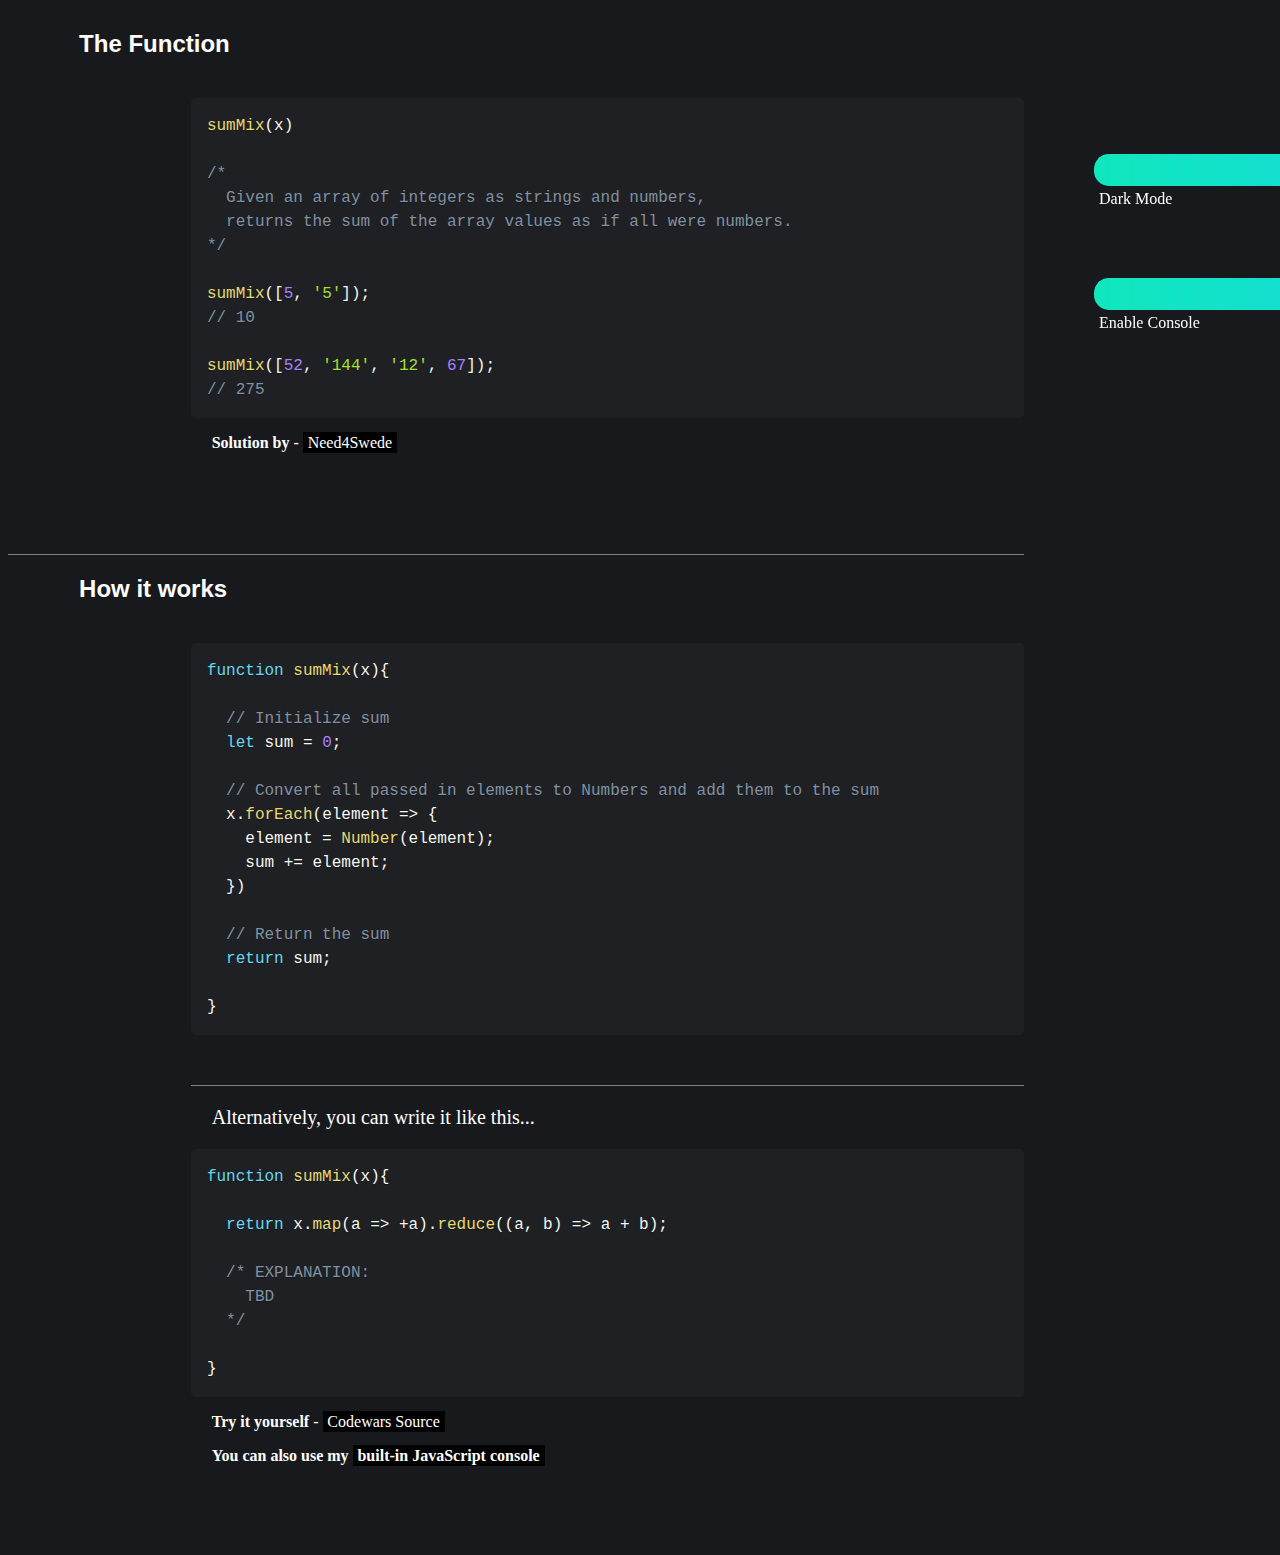
<file: sum-mixed-array/index.html>
<!DOCTYPE html>
<html lang="en">
<head>
    <meta charset="UTF-8">
    <meta http-equiv="X-UA-Compatible" content="IE=edge">
    <meta name="viewport" content="width=device-width, initial-scale=1.0">
    <link rel="stylesheet" href="../assets/style.css">
    <link rel="stylesheet" id="css" href="../assets/codeblocks.css">
    <title>Codewars - Need4Swede</title>
</head>
<header>
    <!-- COLOR BUTTON -->
    <div class="colorful-switch">
      <input type="checkbox" class="colorful-switch__checkbox" id="colorful-switch-cb"/>
      <label class="colorful-switch__label" for="colorful-switch-cb">
        <span class="colorful-switch__bg"></span>
        <span class="colorful-switch__dot"></span>
        <span class="colorful-switch__on">
          <span class="colorful-switch__on__inner"></span>
        </span>
        <span class="colorful-switch__off"></span>
      </label>
      <p id="color-mode-text">Dark Mode</p>
    </div>
    <!-- CONSOLE BUTTON -->
    <div class="colorful-switch-2">
      <input type="checkbox" class="colorful-switch__checkbox-2" id="colorful-switch-cb-2"/>
      <label class="colorful-switch__label-2" for="colorful-switch-cb-2">
        <span class="colorful-switch__bg-2"></span>
        <span class="colorful-switch__dot-2"></span>
        <span class="colorful-switch__on-2">
          <span class="colorful-switch__on__inner-2"></span>
        </span>
        <span class="colorful-switch__off-2"></span>
      </label>
      <p id="console-mode-text">Enable Console</p>
    </div>
</header>
<body>
    <h2>The Function</h2>
    <section>
<!-- CODE EXAMPLE START -->
<div id="start"></div>
<pre><code class="language-javascript">sumMix(x)

/*
  Given an array of integers as strings and numbers, 
  returns the sum of the array values as if all were numbers.
*/

sumMix([5, '5']); 
// 10

sumMix([52, '144', '12', 67]); 
// 275
</code></pre>
      <p><strong>Solution by</strong> - <a href="https://need4swede.github.io/Codewars-JavaScript/" target="_blank"><span class="background-black">Need4Swede</span></a></p>
      <iframe id="jsConsole" src="" width="960" height="0" frameborder="0"></iframe>
      <iframe id="jsConsole-light" src="" width="960" height="0" frameborder="0"></iframe>
    </section>
<!-- CODE EXAMPLE END -->
    <div class="underline"></div>
    <h2>How it works</h2>
    <section class="functions">
<!-- CODE START -->
<pre><code class="language-javascript">function sumMix(x){
  
  // Initialize sum
  let sum = 0;
  
  // Convert all passed in elements to Numbers and add them to the sum
  x.forEach(element => {
    element = Number(element);
    sum += element;
  })
  
  // Return the sum
  return sum;

}
</code></pre>
<!-- CODE END -->
<!-- CODE ALT -->
<div class="underline"></div>
<p class="annotation">Alternatively, you can write it like this...</p>
<!-- CODE ALT START-->
<pre><code class="language-javascript">function sumMix(x){

  return x.map(a => +a).reduce((a, b) => a + b);

  /* EXPLANATION:
    TBD
  */

}
</code></pre>
<!-- CODE ALT END -->
    <!-- CODEWARS LINK -->
    <p><strong>Try it yourself</strong> - <a href="https://www.codewars.com/kata/57eaeb9578748ff92a000009/train/javascript" target="_blank"><span class="background-black">Codewars Source</span></a></p>
    <p><a href="#start"><strong class="gotoconsole">You can also use my <span class="background-black">built-in JavaScript console</span></strong></a></p>
    </section>
    </div>
    <!-- CODE BLOCKS JS -->
    <script src="../assets/codeblocks.js"></script>
    <script src="../assets/console.js"></script>
</body>
</html>
</file>
<file: assets/style.css>
/*************************
/* BASE STYLES
/*************************/

body {
    margin-top: 3rem;
    margin-bottom: 9rem;
}

a {
    text-decoration: none;
    color: white;
}

h2  {
    font-family: 'Franklin Gothic Medium', 'Arial Narrow', Arial, sans-serif;
    padding-left: 7%;
    margin-bottom: 4rem;
}

h2:nth-child(4), .underline:nth-child(3){
    padding-left: 7%;
}

h3, h4, p{
    margin-left:2.5%;
}

section {
    margin-left:18%;
}

button {
    display: inline;
    margin-left: 90%;
}

/*************************
/* ROOT FONT STYLE
/*************************/

html {
    font-size: 62.5%;
}

body {
    font-size: 1.6rem;
    background-color: rgb(248, 248, 248);
    color: white;
    margin-right: 16em;
}

/*************************
/* BACKGROUNDS
/*************************/

body {
    background: #17191d;
}

.background-black {
    background-color: black;
    border-radius: 1px;
    color: white;
    padding: 0.3% 0.6%;
}

/*************************
/* TEXT DECORATIONS
/*************************/

.underline {
    display: block;
    margin-top: 5rem;
    margin-bottom: 2rem;
    border-bottom: 1px solid grey;
}

.underline:nth-child(3) {
    margin-left: 7%;
}

.annotation {
    margin-bottom: 2rem;
    font-size: 2rem;
}

/*************************
/* SWITCH BUTTON
/*************************/

/* COLOR MODE */

.colorful-switch {
    position: fixed;
    right: 0;
    top: 23.8%;
    width: 14.5%;
    height: 3.5%;
    margin-left: -140px;
    margin-top: -60px;
    opacity: 1;
}
.colorful-switch__label {
    z-index: 1;
    overflow: hidden;
    position: absolute;
    left: 0;
    top: 0;
    width: 100%;
    height: 100%;
    border-radius: 15px 0 0 15px;
    cursor:default;
}
.colorful-switch__bg {
    position: absolute;
    left: 0;
    top: 0;
    width: 840px;
    height: 100%;
    background: linear-gradient(90deg, #ffd900 0, #efa029 280px, #10E7BD 560px, #14DCD6 100%);
    transition: transform 0.5s;
    transform: translate3d(-560px, 0, 0);
}
.colorful-switch__checkbox:checked ~ .colorful-switch__label .colorful-switch__bg {
    transform: translate3d(0, 0, 0);
}
.colorful-switch__on__inner {
    position: absolute;
    width: 100%;
    height: 100%;
    transition: transform 0.25s 0s cubic-bezier(0.52, -0.96, 0.51, 1.28);
    transform-origin: 100% 50%;
    transform: rotate(45deg) scale(0) translateZ(0);
}

/* CONSOLE MODE */

.colorful-switch-2 {
    position: fixed;
    right: 0;
    top: 37.6%;
    width: 14.5%;
    height: 3.5%;
    margin-left: -140px;
    margin-top: -60px;
    opacity: 1;
}
.colorful-switch__label-2 {
    z-index: 1;
    overflow: hidden;
    position: absolute;
    left: 0;
    top: 0;
    width: 100%;
    height: 100%;
    border-radius: 15px 0 0 15px;
    cursor:default;
}
.colorful-switch__bg-2 {
    position: absolute;
    left: 0;
    top: 0;
    width: 840px;
    height: 100%;
    background: linear-gradient(90deg, #ffd900 0, #efa029 280px, #10E7BD 560px, #14DCD6 100%);
    transition: transform 0.5s;
    transform: translate3d(-560px, 0, 0);
}
.colorful-switch__checkbox:checked-2 ~ .colorful-switch__label-2 .colorful-switch__bg-2 {
    transform: translate3d(0, 0, 0);
}
.colorful-switch__on__inner-2 {
    position: absolute;
    width: 100%;
    height: 100%;
    transition: transform 0.25s 0s cubic-bezier(0.52, -0.96, 0.51, 1.28);
    transform-origin: 100% 50%;
    transform: rotate(45deg) scale(0) translateZ(0);
}

/*************************
/* MEDIA QUERIES
/*************************/

@media screen and (max-height: 440px){
    .colorful-switch, .colorful-switch-2 {
        height: 5.5%;
    }
}
</file>
<file: assets/codeblocks.css>
/* PrismJS 1.27.0
https://prismjs.com/download.html#themes=prism-okaidia&languages=markup+css+clike+javascript+bash+c+csharp+cpp+css-extras+markup-templating+php+python+sql&plugins=autolinker+command-line+toolbar+copy-to-clipboard */
code[class*=language-],pre[class*=language-]{color:#f8f8f2;background:0 0;text-shadow:0 1px rgba(0,0,0,.3);font-family:Consolas,Monaco,'Andale Mono','Ubuntu Mono',monospace;font-size:1em;text-align:left;white-space:pre;word-spacing:normal;word-break:normal;word-wrap:normal;line-height:1.5;-moz-tab-size:4;-o-tab-size:4;tab-size:4;-webkit-hyphens:none;-moz-hyphens:none;-ms-hyphens:none;hyphens:none}pre[class*=language-]{padding:1em;margin:.5em 0;overflow:auto;border-radius:.3em}:not(pre)>code[class*=language-],pre[class*=language-]{background:#1e2024}:not(pre)>code[class*=language-]{padding:.1em;border-radius:.3em;white-space:normal}.token.cdata,.token.comment,.token.doctype,.token.prolog{color:#8292a2}.token.punctuation{color:#f8f8f2}.token.namespace{opacity:.7}.token.constant,.token.deleted,.token.property,.token.symbol,.token.tag{color:#f92672}.token.boolean,.token.number{color:#ae81ff}.token.attr-name,.token.builtin,.token.char,.token.inserted,.token.selector,.token.string{color:#a6e22e}.language-css .token.string,.style .token.string,.token.entity,.token.operator,.token.url,.token.variable{color:#f8f8f2}.token.atrule,.token.attr-value,.token.class-name,.token.function{color:#e6db74}.token.keyword{color:#66d9ef}.token.important,.token.regex{color:#fd971f}.token.bold,.token.important{font-weight:700}.token.italic{font-style:italic}.token.entity{cursor:help}
.token a{color:inherit}
.command-line-prompt{border-right:1px solid #999;display:block;float:left;font-size:100%;letter-spacing:-1px;margin-right:1em;pointer-events:none;text-align:right;-webkit-user-select:none;-moz-user-select:none;-ms-user-select:none;user-select:none}.command-line-prompt>span:before{opacity:.7;content:' ';display:block;padding-right:.8em}.command-line-prompt>span[data-user]:before{content:"[" attr(data-user) "@" attr(data-host) "] $"}.command-line-prompt>span[data-user=root]:before{content:"[" attr(data-user) "@" attr(data-host) "] #"}.command-line-prompt>span[data-prompt]:before{content:attr(data-prompt)}.command-line-prompt>span[data-continuation-prompt]:before{content:attr(data-continuation-prompt)}.command-line span.token.output{opacity:.7}
div.code-toolbar{position:relative}div.code-toolbar>.toolbar{position:absolute;z-index:10;top:.3em;right:.2em;transition:opacity .3s ease-in-out;opacity:0}div.code-toolbar:hover>.toolbar{opacity:1}div.code-toolbar:focus-within>.toolbar{opacity:1}div.code-toolbar>.toolbar>.toolbar-item{display:inline-block}div.code-toolbar>.toolbar>.toolbar-item>a{cursor:pointer}div.code-toolbar>.toolbar>.toolbar-item>button{background:0 0;border:0;color:inherit;font:inherit;line-height:normal;overflow:visible;padding:0;-webkit-user-select:none;-moz-user-select:none;-ms-user-select:none}div.code-toolbar>.toolbar>.toolbar-item>a,div.code-toolbar>.toolbar>.toolbar-item>button,div.code-toolbar>.toolbar>.toolbar-item>span{color:#bbb;font-size:.8em;padding:0 .5em;background:#f5f2f0;background:rgba(224,224,224,.2);box-shadow:0 2px 0 0 rgba(0,0,0,.2);border-radius:.5em}div.code-toolbar>.toolbar>.toolbar-item>a:focus,div.code-toolbar>.toolbar>.toolbar-item>a:hover,div.code-toolbar>.toolbar>.toolbar-item>button:focus,div.code-toolbar>.toolbar>.toolbar-item>button:hover,div.code-toolbar>.toolbar>.toolbar-item>span:focus,div.code-toolbar>.toolbar>.toolbar-item>span:hover{color:inherit;text-decoration:none}
</file>
